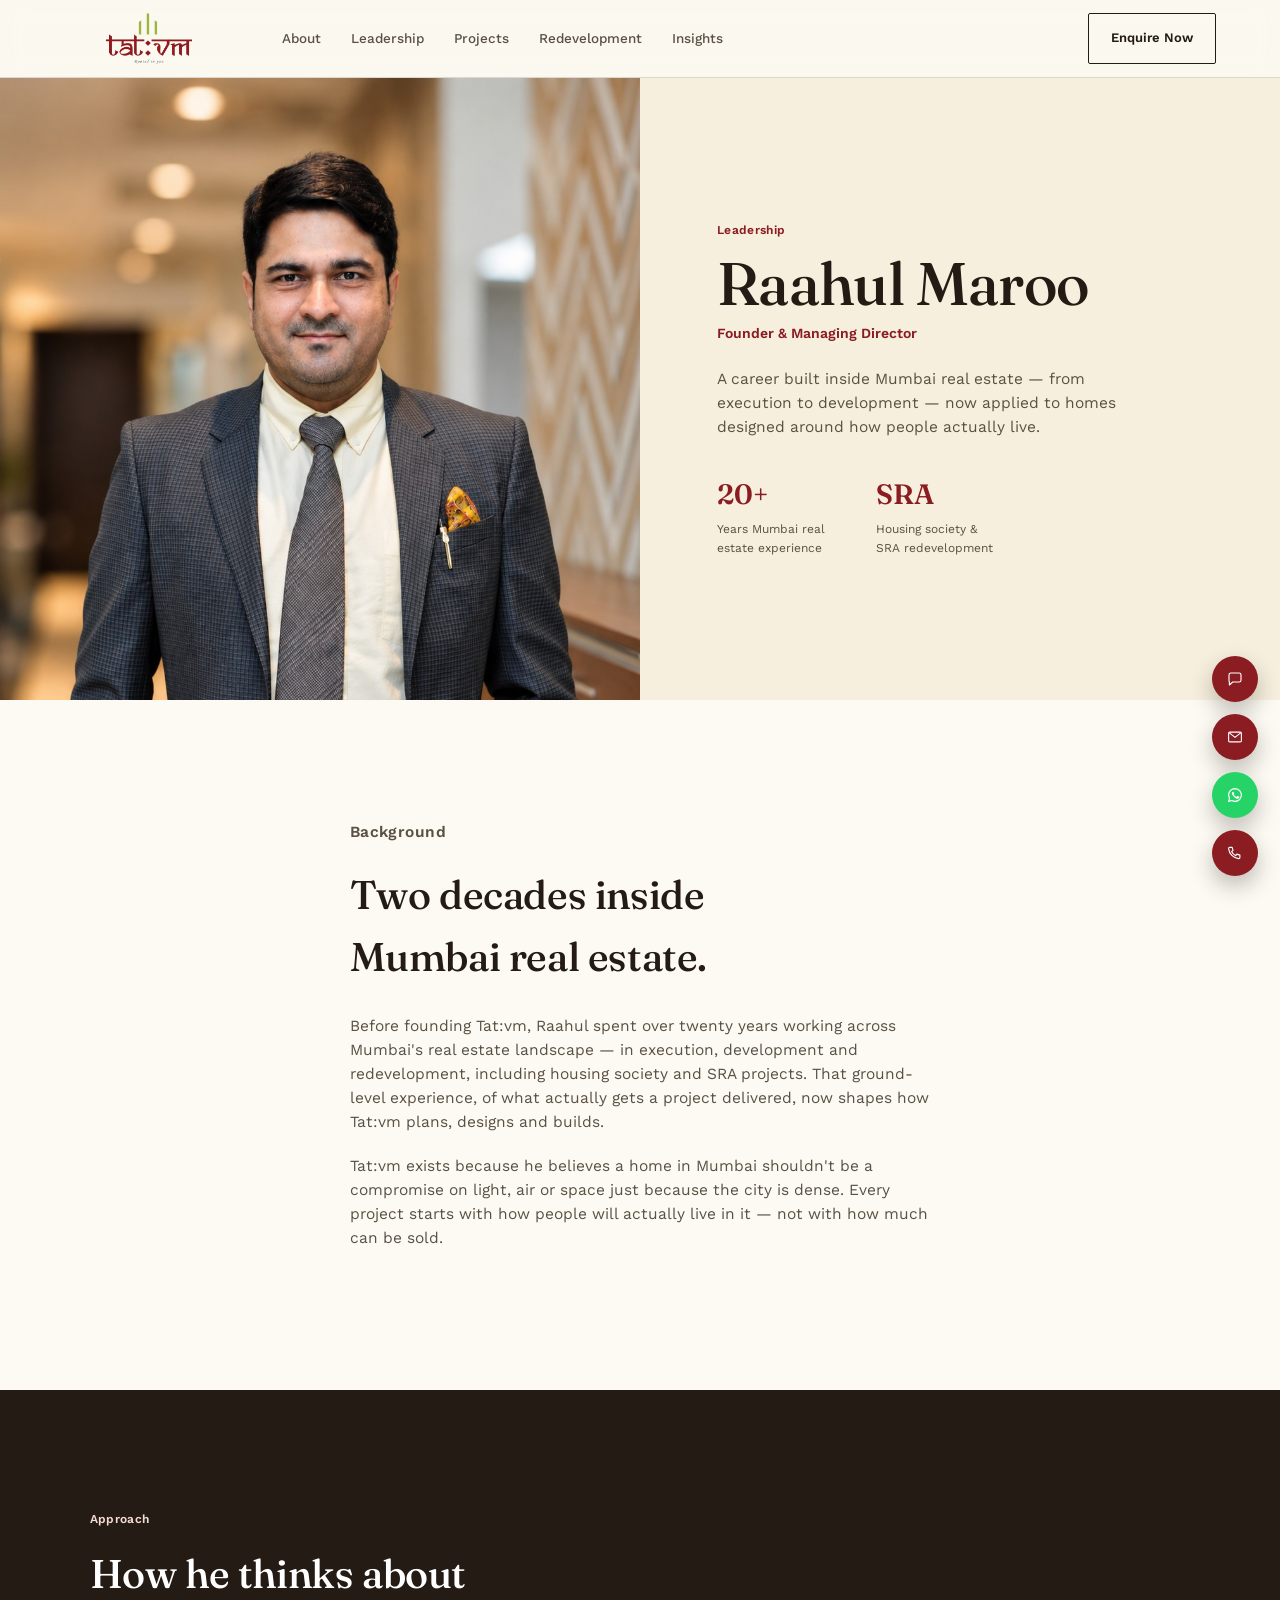
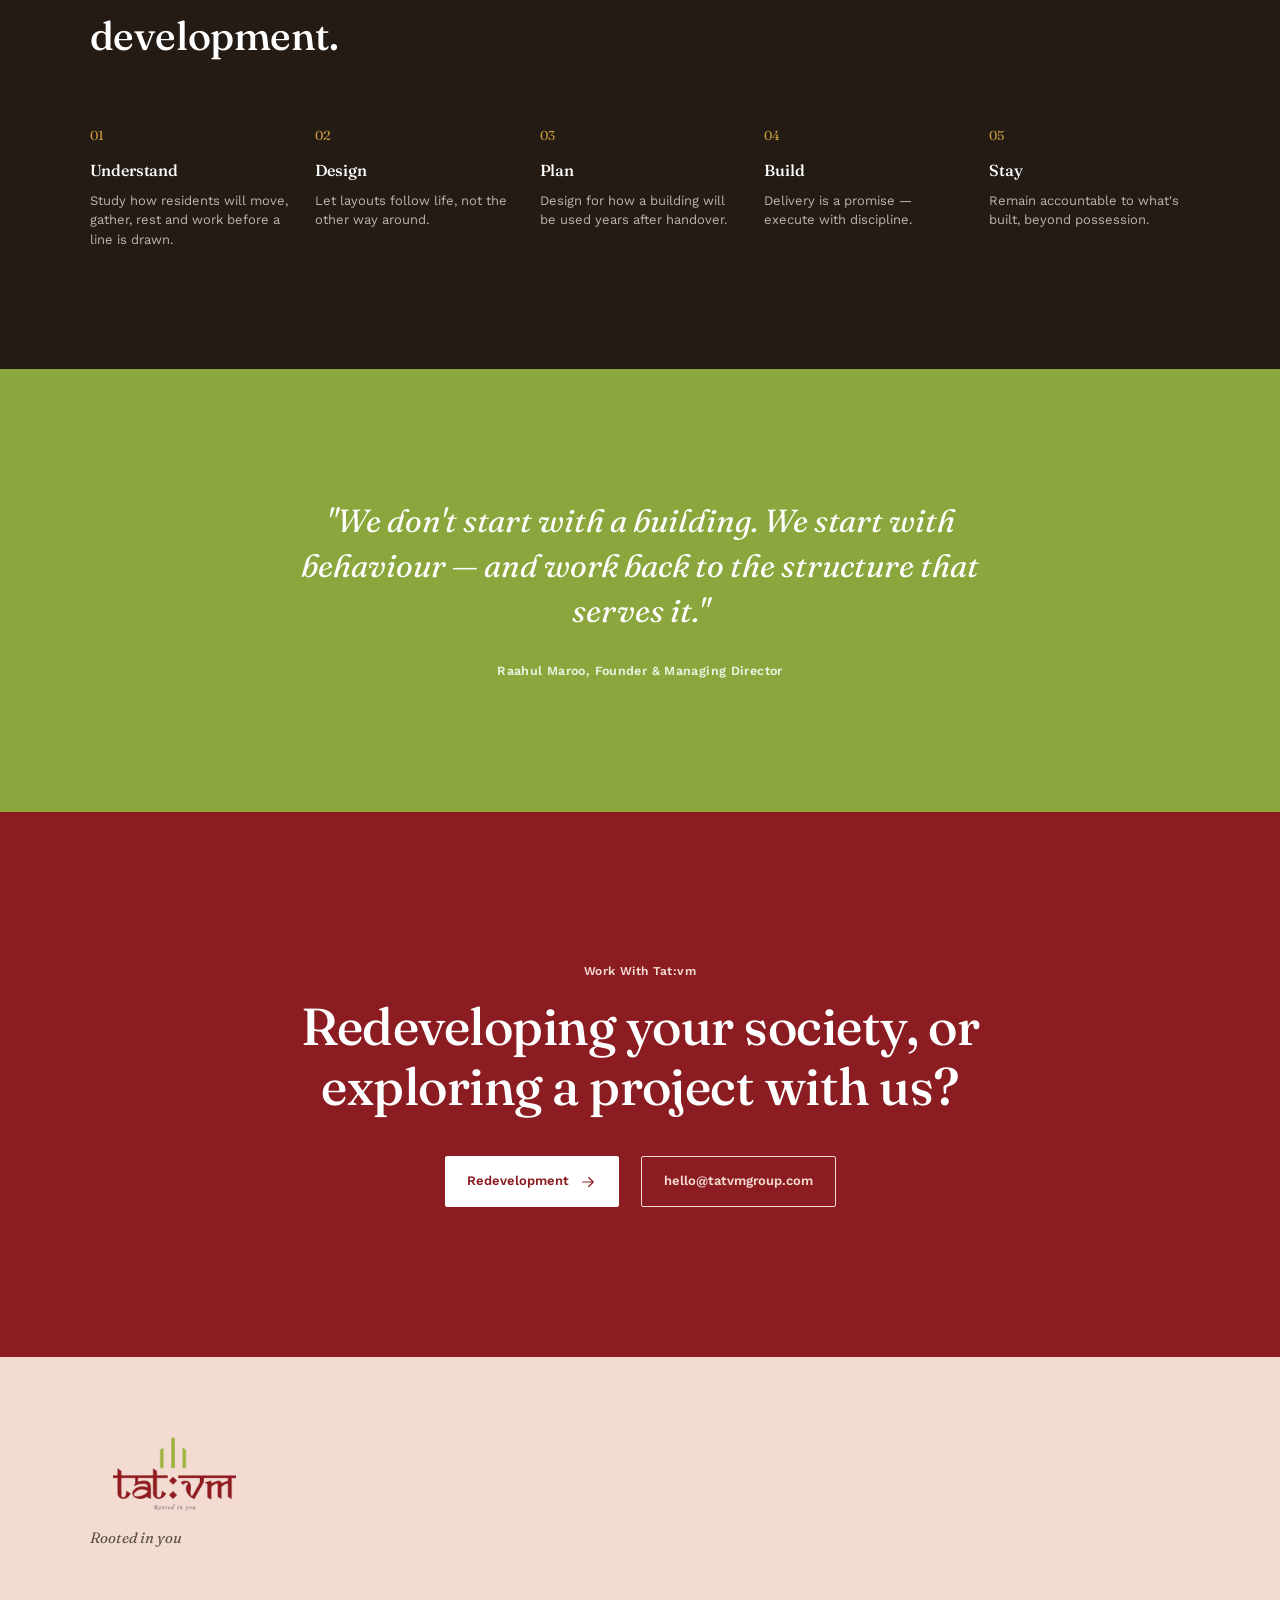
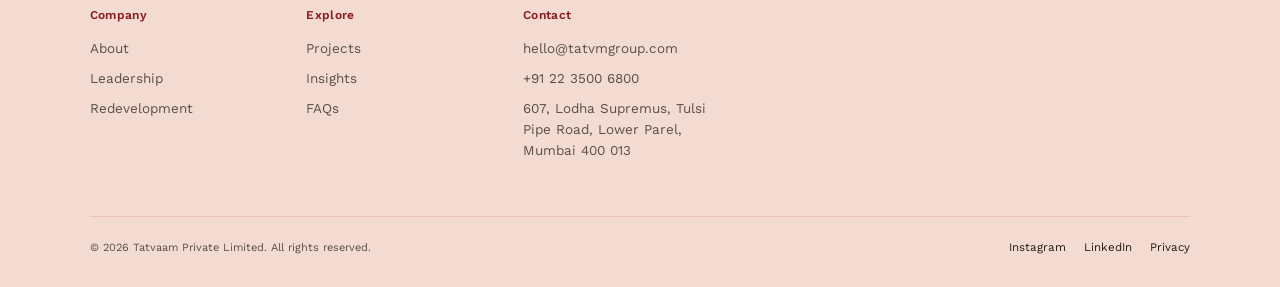
<file: leadership.html>
<!DOCTYPE html>
<html lang="en">
<head>
<meta charset="UTF-8">
<meta name="viewport" content="width=device-width, initial-scale=1.0">
<title>Raahul Maroo — Founder & Managing Director | Tat:vm</title>
<meta name="description" content="Raahul Maroo, Founder & Managing Director of Tat:vm, brings 20+ years of Mumbai real estate experience — including housing society and SRA redevelopment — to a new generation of development.">
<link rel="preconnect" href="https://fonts.googleapis.com">
<link rel="preconnect" href="https://fonts.gstatic.com" crossorigin>
<link href="https://fonts.googleapis.com/css2?family=Fraunces:opsz,wght@9..144,400;9..144,500;9..144,600&family=Work+Sans:wght@400;500;600&display=swap" rel="stylesheet">
<link rel="stylesheet" href="style.css">
</head>
<body>

<svg style="display:none">
  <defs>
    <symbol id="i-arrow" viewBox="0 0 24 24"><path d="M5 12h13M13 6l6 6-6 6" fill="none" stroke="currentColor" stroke-width="1.6" stroke-linecap="round" stroke-linejoin="round"/></symbol>
    <symbol id="i-chevron" viewBox="0 0 24 24"><path d="M6 9l6 6 6-6" fill="none" stroke="currentColor" stroke-width="1.6" stroke-linecap="round" stroke-linejoin="round"/></symbol>
    <symbol id="i-menu" viewBox="0 0 24 24"><path d="M4 7h16M4 12h16M4 17h16" fill="none" stroke="currentColor" stroke-width="1.6" stroke-linecap="round"/></symbol>
    <symbol id="i-close" viewBox="0 0 24 24"><path d="M6 6l12 12M18 6L6 18" fill="none" stroke="currentColor" stroke-width="1.6" stroke-linecap="round"/></symbol>
    <symbol id="i-chat" viewBox="0 0 24 24"><path d="M4 6.5A2.5 2.5 0 0 1 6.5 4h11A2.5 2.5 0 0 1 20 6.5v7a2.5 2.5 0 0 1-2.5 2.5H9l-4.5 4v-4.3A2.5 2.5 0 0 1 4 13.5v-7Z" fill="none" stroke="currentColor" stroke-width="1.5" stroke-linejoin="round"/></symbol>
    <symbol id="i-mail" viewBox="0 0 24 24"><rect x="3.5" y="5.5" width="17" height="13" rx="1.5" fill="none" stroke="currentColor" stroke-width="1.5"/><path d="M4.5 6.5l7.5 6 7.5-6" fill="none" stroke="currentColor" stroke-width="1.5" stroke-linecap="round" stroke-linejoin="round"/></symbol>
    <symbol id="i-phone" viewBox="0 0 24 24"><path d="M5 4.5h3.2l1.3 4-2 1.5a11 11 0 0 0 5.5 5.5l1.5-2 4 1.3V18a1.5 1.5 0 0 1-1.6 1.5A15 15 0 0 1 3.5 6.1 1.5 1.5 0 0 1 5 4.5Z" fill="none" stroke="currentColor" stroke-width="1.5" stroke-linejoin="round"/></symbol>
    <symbol id="i-whatsapp" viewBox="0 0 24 24"><path d="M12 3.5a8.5 8.5 0 0 0-7.3 12.8L3.5 20.5l4.3-1.1A8.5 8.5 0 1 0 12 3.5Z" fill="none" stroke="currentColor" stroke-width="1.5"/><path d="M8.6 8.4c.2-.5.4-.5.6-.5h.5c.2 0 .4 0 .5.4.2.4.6 1.4.6 1.5.1.1.1.3 0 .4-.1.2-.1.3-.3.5-.1.2-.3.3-.1.6.2.4.9 1.4 1.9 2.2 1.3 1 1.5 1 1.8.9.2-.1.7-.7.9-1 .2-.2.4-.2.6-.1.2.1 1.5.7 1.7.8.2.1.4.2.4.3.1.3.1 1-.2 1.5-.3.6-1.5 1.1-2.1 1.1-.5 0-1.6-.1-3.5-1.5-2.4-1.8-3.4-3.7-3.6-4.4-.2-.6-.6-1.5-.2-2.6Z" fill="currentColor" stroke="none"/></symbol>
  </defs>
</svg>

<header class="site-header" id="siteHeader">
  <a class="brand brand-logo" href="index.html" aria-label="Tat:vm home">
    <img src="tatvm_logo.png" alt="Tat:vm logo" class="brand-logo-image">
  </a>
  <nav class="main-nav" id="mainNav">
    <a href="index.html#about">About</a>
    <a href="leadership.html">Leadership</a>
    <a href="index.html#projects">Projects</a>
    <a href="index.html#redevelopment">Redevelopment</a>
    <a href="index.html#insights">Insights</a>
  </nav>
  <a class="btn btn-line header-cta" href="index.html#contact">Enquire Now</a>
  <button class="menu-toggle" id="menuToggle" aria-label="Open menu" aria-expanded="false">
    <svg class="ic"><use href="#i-menu"/></svg>
  </button>
</header>

<main>

  <!-- ============ LEADER HERO ============ -->
  <section class="leader-hero">
    <div class="leader-hero-media">
      <img src="leadership.jpeg" alt="Raahul Maroo, Founder and Managing Director of Tat:vm" loading="lazy">
    </div>
    <div class="leader-hero-copy">
      <p class="eyebrow">Leadership</p>
      <h1>Raahul Maroo</h1>
      <p class="role">Founder &amp; Managing Director</p>
      <p class="deck">A career built inside Mumbai real estate — from execution to development — now applied to homes designed around how people actually live.</p>
      <div class="leader-stats">
        <div><strong>20+</strong><span>Years Mumbai real estate experience</span></div>
        <div><strong>SRA</strong><span>Housing society &amp; SRA redevelopment</span></div>
      </div>
    </div>
  </section>

  <!-- ============ BIO ============ -->
  <section class="leader-bio">
    <p class="eyebrow">Background</p>
    <h2>Two decades inside Mumbai real estate.</h2>
    <p>Before founding Tat:vm, Raahul spent over twenty years working across Mumbai's real estate landscape — in execution, development and redevelopment, including housing society and SRA projects. That ground-level experience, of what actually gets a project delivered, now shapes how Tat:vm plans, designs and builds.</p>
    <p>Tat:vm exists because he believes a home in Mumbai shouldn't be a compromise on light, air or space just because the city is dense. Every project starts with how people will actually live in it — not with how much can be sold.</p>
  </section>

  <!-- ============ PHILOSOPHY ============ -->
  <section class="leader-philosophy">
    <p class="eyebrow light">Approach</p>
    <h2>How he thinks about development.</h2>
    <div class="approach-grid">
      <div><span>01</span><h3>Understand</h3><p>Study how residents will move, gather, rest and work before a line is drawn.</p></div>
      <div><span>02</span><h3>Design</h3><p>Let layouts follow life, not the other way around.</p></div>
      <div><span>03</span><h3>Plan</h3><p>Design for how a building will be used years after handover.</p></div>
      <div><span>04</span><h3>Build</h3><p>Delivery is a promise — execute with discipline.</p></div>
      <div><span>05</span><h3>Stay</h3><p>Remain accountable to what's built, beyond possession.</p></div>
    </div>
  </section>

  <!-- ============ QUOTE ============ -->
  <section class="leader-quote">
    <blockquote>
      <p>"We don't start with a building. We start with behaviour — and work back to the structure that serves it."</p>
      <cite>Raahul Maroo, Founder &amp; Managing Director</cite>
    </blockquote>
  </section>

  <!-- ============ CTA ============ -->
  <section class="contact" id="contact">
    <p class="eyebrow light">Work With Tat:vm</p>
    <h2>Redeveloping your society, or<br>exploring a project with us?</h2>
    <div class="contact-actions">
      <a class="btn btn-solid" href="index.html#redevelopment">Redevelopment <svg class="ic"><use href="#i-arrow"/></svg></a>
      <a class="btn btn-line light" href="mailto:hello@tatvmgroup.com">hello@tatvmgroup.com</a>
    </div>
  </section>

</main>

<footer class="site-footer">
  <div class="footer-top">
    <a class="brand brand-logo" href="index.html" aria-label="Tat:vm home">
      <img src="tatvm_logo.png" alt="Tat:vm logo" class="brand-logo-image">
    </a>
    <p class="tagline">Rooted in you</p>
  </div>
  <div class="footer-grid">
    <div>
      <h4>Company</h4>
      <a href="index.html#about">About</a>
      <a href="leadership.html">Leadership</a>
      <a href="index.html#redevelopment">Redevelopment</a>
    </div>
    <div>
      <h4>Explore</h4>
      <a href="index.html#projects">Projects</a>
      <a href="index.html#insights">Insights</a>
      <a href="#">FAQs</a>
    </div>
    <div>
      <h4>Contact</h4>
      <a href="mailto:hello@tatvmgroup.com">hello@tatvmgroup.com</a>
      <a href="tel:+912235006800">+91 22 3500 6800</a>
      <span class="addr">607, Lodha Supremus, Tulsi Pipe Road, Lower Parel, Mumbai 400 013</span>
    </div>
  </div>
  <div class="footer-bottom">
    <small>© 2026 Tatvaam Private Limited. All rights reserved.</small>
    <div class="footer-links"><a href="#">Instagram</a><a href="#">LinkedIn</a><a href="#">Privacy</a></div>
  </div>
</footer>

<div class="float-actions">
  <a class="float-btn" href="#" data-chatbot aria-label="Chat with us" title="Chat with us">
    <svg class="ic"><use href="#i-chat"/></svg>
  </a>
  <a class="float-btn" href="mailto:hello@tatvmgroup.com" aria-label="Email us" title="Email us">
    <svg class="ic"><use href="#i-mail"/></svg>
  </a>
  <a class="float-btn whatsapp" href="https://wa.me/912235006800" target="_blank" rel="noopener" aria-label="WhatsApp" title="WhatsApp">
    <svg class="ic"><use href="#i-whatsapp"/></svg>
  </a>
  <a class="float-btn" href="tel:+912235006800" aria-label="Call us" title="Call us">
    <svg class="ic"><use href="#i-phone"/></svg>
  </a>
</div>

<script src="script.js"></script>
</body>
</html>
</file>
<file: style.css>
:root{
  --maroon:#8a1c22;
  --maroon-deep:#5c1216;
  --olive:#8aa63c;
  --olive-deep:#657c28;
  --cream:#f6efdd;
  --paper:#fcfaf3;
  --ink:#241b14;
  --ink-soft:#5a5044;
  --gold:#c69a3d;
  --blush:#f3dbd2;
  --blush-deep:#e9c3b6;
  --line:rgba(36,27,20,.14);
  --serif:"Fraunces",Georgia,serif;
  --sans:"Work Sans",Arial,sans-serif;
  --radius:2px;
}
*{box-sizing:border-box;margin:0;padding:0}
html{scroll-behavior:smooth}
body{font-family:var(--sans);background:var(--paper);color:var(--ink);line-height:1.55;-webkit-font-smoothing:antialiased;overflow-x:hidden}
a{color:inherit;text-decoration:none}
button{font:inherit;background:none;border:0;cursor:pointer;color:inherit}
img{display:block;max-width:100%}
:focus-visible{outline:2px solid var(--olive);outline-offset:3px}
.ic{width:18px;height:18px;fill:none;flex-shrink:0}
.ic.sm{width:14px;height:14px}
@media(prefers-reduced-motion:reduce){*{animation-duration:.01ms !important;animation-iteration-count:1 !important;transition-duration:.01ms !important;scroll-behavior:auto !important}}

/* ---------- shared ---------- */
.eyebrow{font-family:var(--sans);font-size:12px;font-weight:600;letter-spacing:.03em;color:var(--maroon);margin-bottom:14px}
.eyebrow.light{color:var(--blush)}
h1,h2,h3{font-family:var(--serif);font-weight:500;letter-spacing:-.01em;color:var(--ink)}
.text-link{display:inline-flex;align-items:center;gap:8px;font-size:13px;font-weight:600;border-bottom:1px solid currentColor;padding-bottom:3px;width:fit-content}
.btn{display:inline-flex;align-items:center;gap:10px;padding:14px 22px;border-radius:var(--radius);font-size:13px;font-weight:600;white-space:nowrap;transition:transform .25s ease,background .25s ease}
.btn-solid{background:var(--maroon);color:#fff}
.btn-solid:hover{background:var(--maroon-deep)}
.btn-line{border:1px solid var(--ink);color:var(--ink)}
.btn-line.light{border-color:var(--blush);color:var(--blush)}
.btn-ghost{color:var(--ink);border-bottom:1px solid currentColor;padding:14px 4px;border-radius:0}

/* ---------- header ---------- */
.site-header{position:fixed;top:0;left:0;right:0;z-index:200;height:78px;display:flex;align-items:center;gap:36px;padding:0 5vw;background:rgba(252,250,243,.88);backdrop-filter:blur(12px);border-bottom:1px solid var(--line)}
.brand{display:flex;align-items:center;gap:8px;font-family:var(--serif);font-size:21px;font-weight:600;color:var(--maroon)}
.brand-logo{display:inline-flex;align-items:center;justify-content:center;min-width:170px}
.brand-logo-image{display:block;height:52px;width:auto;max-width:220px;object-fit:contain}
.brand-mark{display:flex;align-items:flex-end;gap:2px;height:16px}
.brand-mark i{display:block;width:3px;background:var(--olive);border-radius:1px}
.brand-mark i:nth-child(1){height:8px}
.brand-mark i:nth-child(2){height:16px}
.brand-mark i:nth-child(3){height:8px}
.brand-word .colon{color:var(--olive)}
.main-nav{display:flex;align-items:center;gap:30px;margin-left:12px;font-size:13.5px;font-weight:500;color:var(--ink-soft)}
.main-nav>a:hover{color:var(--maroon)}
.nav-drop{position:relative}
.nav-drop-btn{display:flex;align-items:center;gap:5px;font-size:13.5px;font-weight:500;color:var(--ink-soft)}
.nav-drop:hover .nav-drop-btn,.nav-drop-btn:hover{color:var(--maroon)}
.nav-drop-panel{position:absolute;top:calc(100% + 14px);left:0;background:var(--paper);border:1px solid var(--line);min-width:190px;padding:8px;opacity:0;visibility:hidden;transform:translateY(6px);transition:.2s ease;box-shadow:0 18px 32px rgba(36,27,20,.1)}
.nav-drop:hover .nav-drop-panel{opacity:1;visibility:visible;transform:translateY(0)}
.nav-drop-panel a{display:block;padding:9px 12px;font-size:13px;border-radius:2px}
.nav-drop-panel a:hover{background:var(--cream);color:var(--maroon)}
.header-cta{margin-left:auto}
.menu-toggle{display:none;color:var(--ink)}
@media(max-width:980px){
  .main-nav,.header-cta{display:none}
  .menu-toggle{display:block;margin-left:auto}
}
@media(max-width:768px){
  .site-header{height:68px;padding:0 6vw;gap:14px}
  .brand-logo{min-width:130px}
  .brand-logo-image{height:38px}
}

/* mobile nav open state */
body.nav-open .main-nav{display:flex;position:fixed;top:78px;left:0;right:0;bottom:0;background:var(--paper);flex-direction:column;align-items:flex-start;padding:30px 7vw;gap:6px;overflow:auto;z-index:190}
body.nav-open .main-nav>a{padding:12px 0;width:100%;border-bottom:1px solid var(--line)}
body.nav-open .nav-drop{width:100%}
body.nav-open .nav-drop-btn{padding:12px 0;width:100%;justify-content:space-between;border-bottom:1px solid var(--line)}
body.nav-open .nav-drop-panel{position:static;opacity:1;visibility:visible;transform:none;box-shadow:none;border:0;padding:4px 0 4px 14px}

/* ---------- hero ---------- */
.hero{position:relative;min-height:100vh;display:flex;flex-direction:column;justify-content:flex-end;overflow:hidden;background:var(--ink)}
.hero-media{position:absolute;inset:0}
.hero-video{width:100%;height:100%;object-fit:cover;animation:kenburns 26s ease-in-out infinite alternate}
@keyframes kenburns{from{transform:scale(1)}to{transform:scale(1.08)}}
.hero-scrim{position:absolute;inset:0;background:linear-gradient(0deg,rgba(20,14,10,.82) 0%,rgba(20,14,10,.28) 46%,rgba(20,14,10,.32) 100%)}
.hero-content{position:relative;z-index:2;padding:0 7vw 9vh;max-width:760px;color:#fff}
.hero h1{font-size:clamp(34px,4.6vw,58px);line-height:1.08;color:#fff;font-weight:500;max-width:14ch}
.hero-actions{display:flex;align-items:center;gap:24px;margin-top:34px;flex-wrap:wrap}
.hero .btn-ghost{color:#fff}
.scroll-cue{position:relative;z-index:2;align-self:center;margin-bottom:26px;display:flex;flex-direction:column;align-items:center;gap:6px;font-size:10px;letter-spacing:.14em;color:rgba(255,255,255,.75)}
.scroll-cue .ic{transform:rotate(90deg)}

/* ---------- about ---------- */
.about{padding:130px 7vw;display:grid;grid-template-columns:.85fr 1.15fr;gap:8vw;align-items:center;background:var(--cream)}
.about h2{font-size:clamp(30px,3.4vw,44px);line-height:1.12;margin:16px 0 20px;max-width:14ch}
.about-copy p{max-width:46ch;color:var(--ink-soft);font-size:15.5px;margin-bottom:26px}
.about-media{position:relative}
.about-media>img{width:100%;height:460px;object-fit:cover;border-radius:var(--radius)}
.founder-card{position:absolute;left:-8%;bottom:-34px;background:var(--paper);display:flex;align-items:center;gap:14px;padding:16px 20px;box-shadow:0 18px 34px rgba(36,27,20,.14);max-width:280px}
.founder-card img{width:52px;height:52px;object-fit:cover;border-radius:50%}
.founder-card strong{display:block;font-family:var(--serif);font-size:15px;font-weight:600}
.founder-card span{font-size:12px;color:var(--ink-soft)}
.stat-pill{position:absolute;right:6%;top:-30px;background:var(--maroon);color:#fff;padding:18px 22px;text-align:center;min-width:120px}
.stat-pill strong{display:block;font-family:var(--serif);font-size:30px;font-weight:600}
.stat-pill span{display:block;font-size:10.5px;line-height:1.3;margin-top:4px;opacity:.9}

/* ---------- leadership ---------- */
.leadership{display:grid;grid-template-columns:.8fr 1.2fr;gap:7vw;align-items:center;padding:110px 7vw;background:var(--paper)}
.leadership-media img{width:100%;height:440px;object-fit:cover;border-radius:var(--radius)}
.leadership-copy h2{font-size:clamp(28px,3.2vw,42px);line-height:1.14;margin:14px 0 18px;max-width:14ch}
.leadership-copy p{max-width:48ch;color:var(--ink-soft);font-size:15.5px;margin-bottom:30px}
.leadership-stats{display:flex;gap:40px;margin-bottom:34px}
.leadership-stats strong{display:block;font-family:var(--serif);font-size:26px;color:var(--maroon);font-weight:600}
.leadership-stats span{display:block;font-size:12px;color:var(--ink-soft);margin-top:4px;max-width:16ch}
@media(max-width:800px){.leadership{grid-template-columns:1fr}.leadership-media img{height:320px}}
@media(max-width:1100px){
  .about,.leadership,.mumbai-grid,.leader-hero,.redevelopment{grid-template-columns:1fr}
  .about,.leadership,.mumbai,.leader-bio,.leader-philosophy,.leader-quote,.projects,.insights,.contact,.fundamentals,.poem{padding-left:6vw;padding-right:6vw}
  .about-media,.leader-hero-media,.mumbai-image{max-width:720px;margin:0 auto;width:100%}
  .project-grid{grid-template-columns:1fr}
  .approach-grid{grid-template-columns:repeat(3,1fr)}
  .founder-card{left:18px;bottom:-18px}
  .stat-pill{right:18px;top:-18px}
}
@media(max-width:800px){
  .hero{min-height:78vh}
  .hero-content{padding:0 6vw 7vh}
  .hero h1{font-size:clamp(32px,8vw,50px)}
  .hero-actions{flex-direction:column;align-items:flex-start;gap:14px}
  .about,.leadership,.fundamentals,.poem,.projects,.mumbai,.insights,.contact,.leader-bio,.leader-philosophy,.leader-quote{padding-top:90px;padding-bottom:90px}
  .section-head{align-items:flex-start}
  .section-head h2{margin-top:8px}
  .project-grid{gap:18px}
  .leader-stats,.leadership-stats{flex-direction:column;align-items:flex-start;gap:18px}
  .footer-grid{grid-template-columns:1fr 1fr}
}
@media(max-width:640px){
  .site-header{height:64px}
  .brand-logo{min-width:118px}
  .brand-logo-image{height:30px}
  .hero{min-height:70vh}
  .hero h1{max-width:10ch;font-size:clamp(30px,11vw,42px)}
  .hero-actions{width:100%}
  .btn{padding:12px 18px}
  .about h2,.leadership-copy h2,.section-head h2,.mumbai h2,.leader-bio h2,.leader-philosophy h2,.redevelopment-copy h2{max-width:100%}
  .about-media>img,.mumbai-image img,.leadership-media img,.leader-hero-media img{height:320px}
  .founder-card{position:relative;left:auto;right:auto;bottom:auto;max-width:none;margin-top:18px}
  .stat-pill{position:relative;right:auto;top:auto;display:inline-block;margin-top:18px}
  .wheel-wrap{margin-top:48px}
  .fundamentals-grid,.approach-grid{grid-template-columns:1fr}
  .footer-grid{grid-template-columns:1fr}
  .footer-bottom{flex-direction:column;align-items:flex-start}
  .float-actions{right:14px;bottom:18px}
}

/* ---------- fundamentals wheel ---------- */
.fundamentals{padding:130px 7vw;text-align:center;background:var(--paper)}
.fundamentals .eyebrow{margin-left:auto;margin-right:auto}
.fundamentals h2{font-size:clamp(32px,4vw,50px)}
.lede{max-width:56ch;margin:20px auto 0;color:var(--ink-soft);font-size:15.5px}
.wheel-wrap{position:relative;width:min(480px,88vw);aspect-ratio:1/1;margin:70px auto 20px}
.wheel{position:absolute;inset:0;width:100%;height:100%}
.wheel-ring{fill:none;stroke:var(--line);stroke-width:1}
.wheel-ring-inner{fill:none;stroke:var(--line);stroke-width:1;stroke-dasharray:2 6}
.wheel-spokes line{stroke:var(--line);stroke-width:1}
.wheel-center rect{fill:var(--olive)}
.wheel-node{position:absolute;left:var(--x);top:var(--y);transform:translate(-50%,-50%);display:flex;flex-direction:column;align-items:center;gap:8px;width:104px}
.wheel-node .ic{width:26px;height:26px;color:var(--maroon);background:var(--paper);border:1px solid var(--line);border-radius:50%;padding:9px;box-sizing:content-box}
.wheel-node span{font-family:var(--serif);font-size:14px;font-weight:600}
.fundamentals-grid{display:grid;grid-template-columns:repeat(5,1fr);gap:24px;max-width:1080px;margin:0 auto;text-align:left}
.fundamentals-grid h3{font-size:16px;margin-bottom:8px}
.fundamentals-grid p{font-size:13px;color:var(--ink-soft);line-height:1.5}
@media(max-width:900px){.fundamentals-grid{grid-template-columns:1fr 1fr}}
@media(max-width:560px){.fundamentals-grid{grid-template-columns:1fr}}

@media(max-width:640px){
  .poem{padding-top:110px;padding-bottom:110px}
  .poem blockquote{font-size:clamp(20px,7vw,28px)}
}

/* ---------- poem ---------- */
.poem{position:relative;background:var(--maroon-deep);color:var(--blush);padding:150px 7vw;text-align:center;overflow:hidden}
.poem-pattern{position:absolute;inset:0;opacity:.08;background-image:repeating-linear-gradient(45deg,var(--olive) 0 2px,transparent 2px 22px)}
.poem blockquote{position:relative;z-index:1;max-width:600px;margin:0 auto;font-family:var(--serif);font-size:clamp(22px,2.6vw,30px);line-height:1.5;font-weight:400}
.poem blockquote p{margin-bottom:22px}
.poem-sign{font-size:15px !important;letter-spacing:.03em;color:var(--gold);margin-top:36px !important;font-family:var(--sans);font-weight:600}

/* ---------- projects ---------- */
.projects{padding:130px 7vw;background:var(--cream)}
.section-head{display:flex;justify-content:space-between;align-items:flex-end;gap:20px;margin-bottom:52px;flex-wrap:wrap}
.section-head h2{font-size:clamp(30px,3.6vw,46px);margin-top:10px}
.project-grid{display:grid;grid-template-columns:1.3fr 1fr;gap:26px}
.project-card{display:flex;flex-direction:column}
.project-image{height:400px;background-size:cover;background-position:center;position:relative;border-radius:var(--radius)}
.project-card.large .project-image{height:100%}
.tag{position:absolute;left:16px;bottom:16px;background:var(--olive);color:#fff;font-size:10.5px;font-weight:600;padding:7px 11px;letter-spacing:.03em}
.project-info{padding-top:18px}
.project-info h3{font-size:22px;margin-bottom:4px}
.project-info p{font-size:12.5px;color:var(--ink-soft);margin-bottom:12px}
.fine-print{margin-top:34px;font-size:11.5px;color:var(--ink-soft)}
@media(max-width:800px){.project-grid{grid-template-columns:1fr}.project-image,.project-card.large .project-image{height:320px}}
@media(max-width:640px){
  .section-head{margin-bottom:28px}
  .project-info h3{font-size:20px}
}

/* ---------- redevelopment ---------- */
.redevelopment{display:grid;grid-template-columns:1fr 1fr;background:var(--ink)}
.redevelopment-media img{width:100%;height:100%;min-height:460px;object-fit:cover}
.redevelopment-copy{padding:10% 6vw;display:flex;flex-direction:column;justify-content:center;color:#fff}
.redevelopment-copy .eyebrow{color:var(--gold)}
.redevelopment-copy h2{color:#fff;font-size:clamp(28px,3.2vw,40px);max-width:13ch;margin-bottom:18px}
.redevelopment-copy p{color:rgba(255,255,255,.72);font-size:15px;max-width:44ch;margin-bottom:30px}
@media(max-width:800px){.redevelopment{grid-template-columns:1fr}.redevelopment-media img{min-height:320px}}
@media(max-width:640px){
  .redevelopment-copy{padding:70px 6vw}
}

/* ---------- mumbai ---------- */
.mumbai{padding:130px 7vw;background:var(--paper)}
.mumbai .eyebrow{text-align:center;margin-left:auto;margin-right:auto}
.mumbai h2{text-align:center;font-size:clamp(30px,3.6vw,46px);margin-bottom:56px}
.mumbai-grid{display:grid;grid-template-columns:1.1fr .9fr;gap:6vw;align-items:center}
.mumbai-image img{width:100%;height:420px;object-fit:cover;border-radius:var(--radius)}
.mumbai-points{display:flex;flex-direction:column;gap:30px}
.mumbai-points h3{font-size:18px;margin-bottom:6px}
.mumbai-points p{font-size:14px;color:var(--ink-soft)}
@media(max-width:800px){.mumbai-grid{grid-template-columns:1fr}.mumbai-image img{height:300px}}
@media(max-width:640px){
  .mumbai{padding-top:90px;padding-bottom:90px}
  .mumbai h2{margin-bottom:28px}
}

/* ---------- insights / carousels ---------- */
.insights{padding:130px 7vw;background:var(--cream)}
.carousel-row{margin-top:40px}
.carousel-label{font-size:11.5px;font-weight:600;letter-spacing:.03em;color:var(--ink-soft);margin-bottom:16px}
.carousel{display:flex;gap:22px;overflow-x:auto;scroll-snap-type:x mandatory;padding-bottom:8px;scrollbar-width:none}
.carousel::-webkit-scrollbar{display:none}
.insight-card{flex:0 0 300px;scroll-snap-align:start;display:flex;flex-direction:column}
.insight-image{height:190px;background-size:cover;background-position:center;border-radius:var(--radius);margin-bottom:14px}
.kicker{font-size:11px;color:var(--maroon);font-weight:600;letter-spacing:.02em}
.insight-card h3{font-size:16.5px;line-height:1.3;margin-top:8px;font-weight:500}

/* ---------- contact ---------- */
.contact{background:var(--maroon);color:#fff;text-align:center;padding:150px 6vw}
.contact h2{color:#fff;font-size:clamp(30px,4.4vw,52px);line-height:1.15;margin:16px auto 40px}
.contact-actions{display:flex;justify-content:center;gap:22px;flex-wrap:wrap}
.contact .btn-solid{background:#fff;color:var(--maroon)}
.contact .btn-solid:hover{background:var(--blush)}

/* ---------- footer ---------- */
.site-footer{background:var(--blush);color:var(--ink);padding:80px 7vw 30px}
.footer-top .brand{color:var(--maroon)}
.footer-top .brand-mark i{background:var(--olive-deep)}
.footer-top .brand-logo-image{height:74px}
.tagline{font-family:var(--serif);font-style:italic;color:var(--ink-soft);margin-top:8px;font-size:15px}
.footer-grid{display:grid;grid-template-columns:repeat(3,1fr);gap:30px;margin:56px 0 46px;max-width:620px}
.footer-grid h4{font-size:12px;letter-spacing:.03em;color:var(--maroon);margin-bottom:14px;font-weight:600}
.footer-grid a,.footer-grid .addr{display:block;font-size:13.5px;color:var(--ink-soft);margin-bottom:9px}
.footer-grid a:hover{color:var(--maroon)}
.footer-bottom{border-top:1px solid var(--blush-deep);padding-top:22px;display:flex;justify-content:space-between;align-items:center;flex-wrap:wrap;gap:14px}
.footer-bottom small{font-size:11px;color:var(--ink-soft)}
.footer-links{display:flex;gap:18px;font-size:11.5px}
.footer-links a:hover{color:var(--maroon)}
@media(max-width:640px){.footer-grid{grid-template-columns:1fr 1fr}}

@media(max-width:640px){
  .site-footer{padding-top:60px}
  .tagline{margin-top:14px}
}

/* ---------- leader page ---------- */
.leader-hero{padding-top:78px;display:grid;grid-template-columns:1fr 1fr;background:var(--cream)}
.leader-hero-media img{width:100%;height:100%;min-height:480px;object-fit:cover}
.leader-hero-copy{padding:10% 6vw;display:flex;flex-direction:column;justify-content:center}
.leader-hero-copy h1{font-size:clamp(38px,5vw,60px);line-height:1}
.leader-hero-copy .role{font-size:14px;font-weight:600;color:var(--maroon);margin:10px 0 22px}
.leader-hero-copy .deck{max-width:42ch;color:var(--ink-soft);font-size:15.5px;margin-bottom:34px}
.leader-stats{display:flex;gap:40px}
.leader-stats strong{display:block;font-family:var(--serif);font-size:28px;color:var(--maroon);font-weight:600}
.leader-stats span{display:block;font-size:12px;color:var(--ink-soft);margin-top:4px;max-width:17ch}
@media(max-width:800px){.leader-hero{grid-template-columns:1fr}.leader-hero-media img{min-height:340px}}
@media(max-width:640px){
  .leader-hero-copy{padding:60px 6vw}
  .leader-hero-copy h1{font-size:clamp(30px,11vw,46px)}
  .leader-hero-copy .deck{margin-bottom:24px}
  .leader-hero-media img{min-height:300px}
}

.leader-bio{padding:120px 7vw;max-width:760px;margin:0 auto;background:var(--paper)}
.leader-bio h2{font-size:clamp(28px,3.2vw,40px);margin:14px 0 26px;max-width:16ch}
.leader-bio p{color:var(--ink-soft);font-size:15.5px;margin-bottom:20px}

.leader-philosophy{background:var(--ink);color:#fff;padding:120px 7vw}
.leader-philosophy h2{color:#fff;font-size:clamp(28px,3.2vw,40px);margin:14px 0 56px;max-width:16ch}
.approach-grid{display:grid;grid-template-columns:repeat(5,1fr);gap:24px}
.approach-grid span{font-family:var(--serif);font-size:13px;color:var(--gold)}
.approach-grid h3{color:#fff;font-size:16px;margin:10px 0 8px}
.approach-grid p{font-size:13px;color:rgba(255,255,255,.68);line-height:1.5}
@media(max-width:900px){.approach-grid{grid-template-columns:1fr 1fr}}
@media(max-width:560px){.approach-grid{grid-template-columns:1fr}}
@media(max-width:640px){
  .leader-bio{padding-top:80px;padding-bottom:80px}
  .leader-philosophy{padding-top:80px;padding-bottom:80px}
  .leader-quote{padding-top:90px;padding-bottom:90px}
}

.leader-quote{background:var(--olive);color:#fff;text-align:center;padding:130px 7vw}
.leader-quote blockquote p{font-family:var(--serif);font-size:clamp(22px,2.8vw,32px);line-height:1.4;max-width:720px;margin:0 auto 24px;font-weight:400;font-style:italic}
.leader-quote cite{font-size:12.5px;font-style:normal;font-weight:600;letter-spacing:.03em;opacity:.85}

/* ---------- floating actions ---------- */
.float-actions{position:fixed;right:22px;bottom:24px;z-index:250;display:flex;flex-direction:column;gap:12px}
.float-btn{width:46px;height:46px;border-radius:50%;background:var(--maroon);color:#fff;display:flex;align-items:center;justify-content:center;box-shadow:0 10px 22px rgba(36,27,20,.28);transition:transform .2s ease}
.float-btn:hover{transform:translateY(-3px)}
.float-btn.whatsapp{background:#25D366}

/* ---------- section reveal (single orchestrated entrance) ---------- */
.reveal{opacity:0;transform:translateY(18px);transition:opacity .8s ease,transform .8s ease}
.reveal.in{opacity:1;transform:translateY(0)}
</file>
